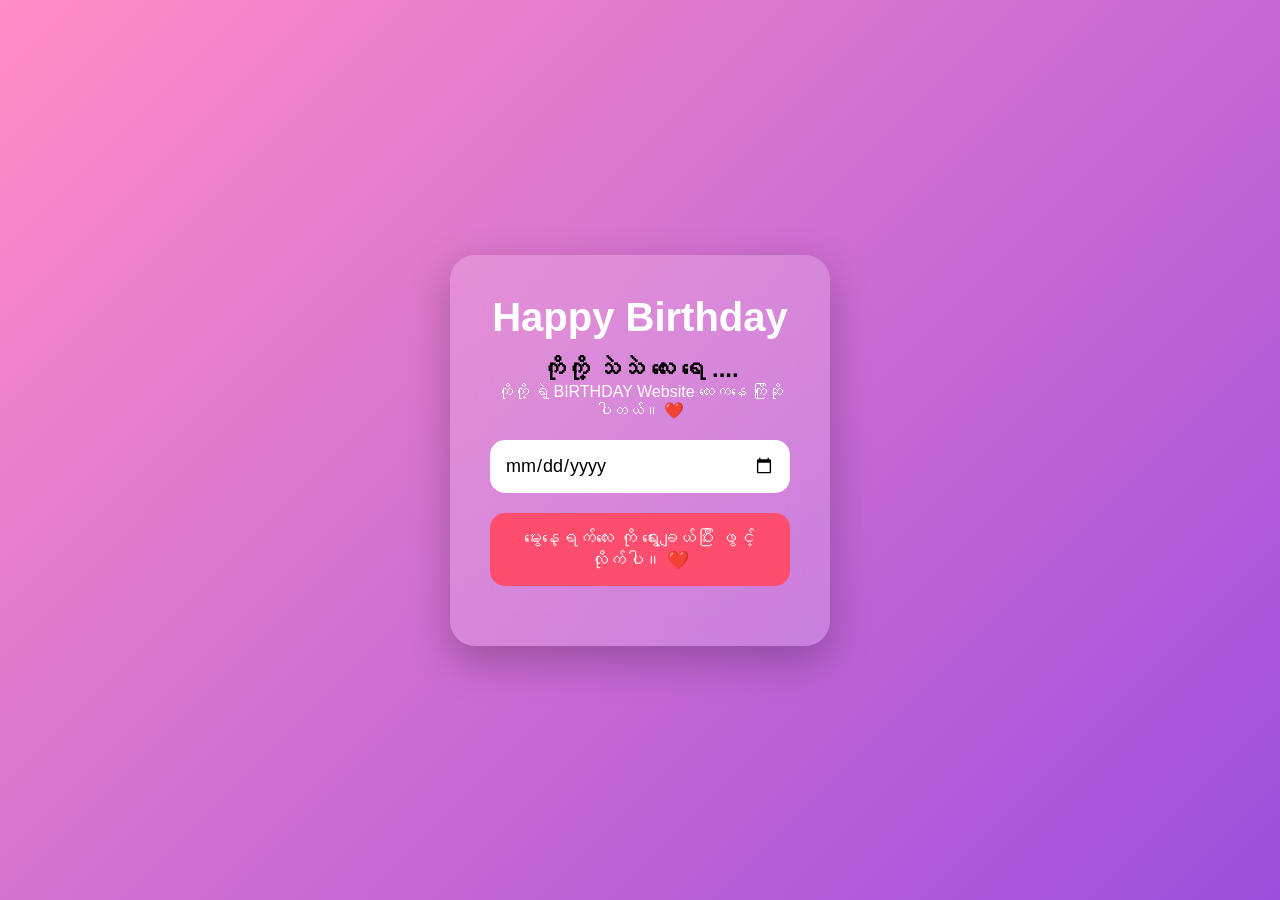
<file: index.html>
<!DOCTYPE html>
<html lang="en">

<head>

    <meta charset="UTF-8">

    <meta name="viewport"
          content="width=device-width, initial-scale=1.0">

    <title>Happy Birthday ❤️</title>

    <link rel="stylesheet"
          href="style.css">

</head>

<body>

    <div class="background">

        <div class="stars"></div>

        <div class="hearts"></div>

    </div>

    <div class="login-card">

        <h1>Happy Birthday</h1>
        <h2> ကိုကို့ သဲသဲ လေး ရေ ....</h2>

        <p>

            ကိုကို့ ရဲ့ BIRTHDAY Website လေးကနေ ကြိုဆို ပါတယ်။ ❤️

        </p>

        <input

               id="birthday"

               type="date">

        <button id="loginBtn">

            မွေးနေ့ရက်လေး ကို ရွေးချယ်ပြီး ဖွင့် လိုက်ပါ။ ❤️

        </button>

        <p id="error"></p>

    </div>

<script src="script.js"></script>

</body>

</html>
</file>
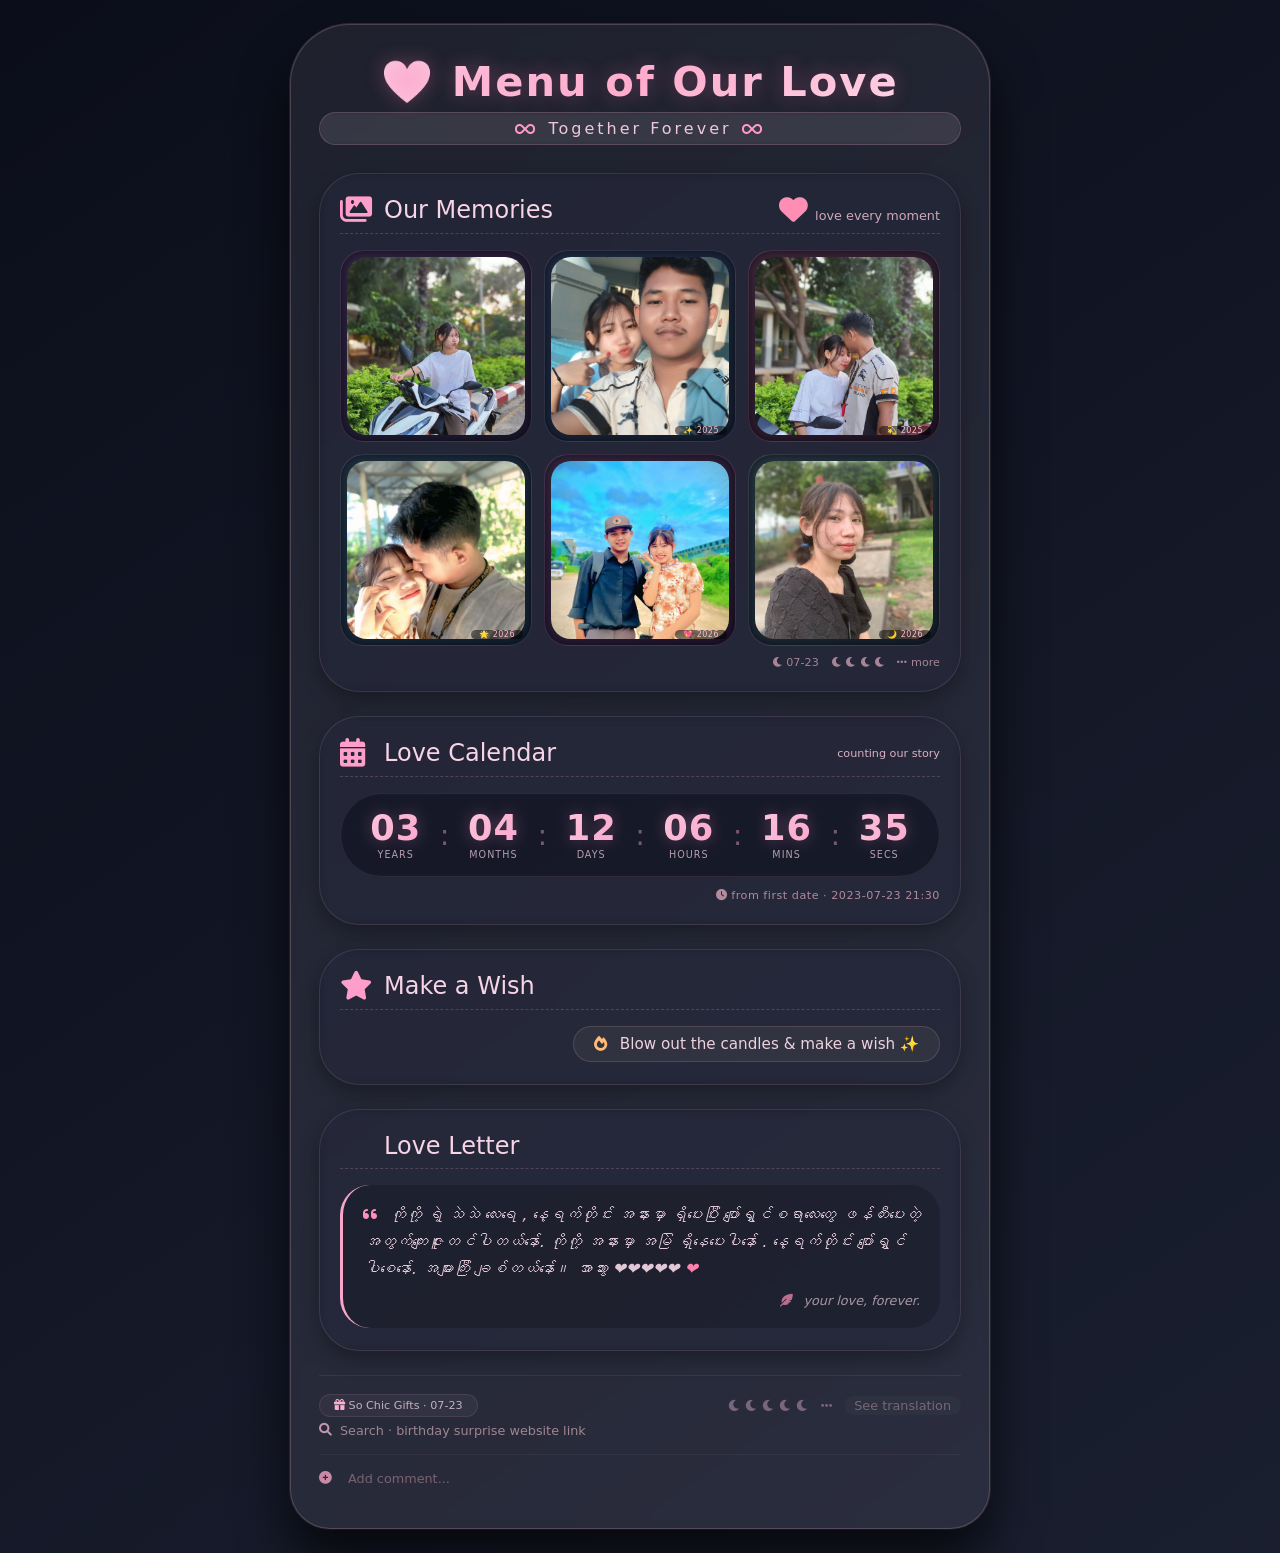
<file: menu.html>
<!DOCTYPE html>
<html lang="en">
<head>
  <meta charset="UTF-8" />
  <meta name="viewport" content="width=device-width, initial-scale=1.0" />
  <title>💙 Menu of Our Love · Together Forever</title>
  <!-- Font Awesome for icons (optional but used for stars, candles, etc.) -->
  <link rel="stylesheet" href="https://cdnjs.cloudflare.com/ajax/libs/font-awesome/6.0.0-beta3/css/all.min.css" />
  <style>
    * {
      margin: 0;
      padding: 0;
      box-sizing: border-box;
      font-family: 'Segoe UI', 'Poppins', system-ui, sans-serif;
    }

    body {
      background: linear-gradient(145deg, #0b0e1a 0%, #1a1f30 100%);
      min-height: 100vh;
      display: flex;
      justify-content: center;
      align-items: center;
      padding: 24px 16px;
    }

    .card {
      max-width: 700px;
      width: 100%;
      background: rgba(255, 240, 245, 0.08);
      backdrop-filter: blur(4px);
      -webkit-backdrop-filter: blur(4px);
      border-radius: 60px 60px 40px 40px;
      padding: 32px 28px 42px;
      box-shadow: 0 30px 50px rgba(0, 0, 0, 0.7), 0 0 0 1px rgba(255, 215, 235, 0.15);
      border: 1px solid rgba(255, 200, 220, 0.2);
      transition: 0.3s ease;
    }

    /* header */
    .menu-title {
      text-align: center;
      margin-bottom: 28px;
    }

    .menu-title h1 {
      font-size: 2.6rem;
      font-weight: 600;
      letter-spacing: 2px;
      background: linear-gradient(135deg, #f9d0e3, #ffb3d1, #fce6f0);
      -webkit-background-clip: text;
      background-clip: text;
      color: transparent;
      text-shadow: 0 0 20px rgba(255, 120, 180, 0.3);
    }

    .menu-title .sub {
      display: flex;
      justify-content: center;
      align-items: center;
      gap: 10px;
      margin-top: 6px;
      color: #f0c8dc;
      font-size: 1rem;
      font-weight: 300;
      letter-spacing: 3px;
      background: rgba(255, 255, 255, 0.03);
      padding: 6px 18px;
      border-radius: 40px;
      backdrop-filter: blur(2px);
      border: 1px solid rgba(255, 180, 210, 0.2);
    }

    .sub i {
      color: #ff99c8;
    }

    /* section cards */
    .section {
      background: rgba(20, 25, 45, 0.5);
      backdrop-filter: blur(6px);
      -webkit-backdrop-filter: blur(6px);
      border-radius: 40px;
      padding: 22px 20px;
      margin-bottom: 24px;
      border: 1px solid rgba(255, 200, 230, 0.12);
      box-shadow: 0 8px 20px rgba(0, 0, 0, 0.3);
      transition: 0.2s;
    }

    .section:hover {
      border-color: rgba(255, 170, 210, 0.3);
      background: rgba(30, 35, 60, 0.5);
    }

    .section-header {
      display: flex;
      align-items: center;
      gap: 12px;
      font-size: 1.5rem;
      font-weight: 500;
      color: #f7d4e6;
      margin-bottom: 16px;
      border-bottom: 1px dashed rgba(255, 180, 210, 0.2);
      padding-bottom: 8px;
    }

    .section-header i {
      color: #ff9ecb;
      font-size: 1.8rem;
      width: 2rem;
    }

    /* ----- Our Memories (photo grid) ----- */
    .photo-grid {
      display: grid;
      grid-template-columns: repeat(3, 1fr);
      gap: 12px;
    }

    .photo-item {
      aspect-ratio: 1 / 1;
      background: linear-gradient(145deg, #282f4a, #1c2238);
      border-radius: 24px;
      display: flex;
      flex-direction: column;
      align-items: center;
      justify-content: center;
      border: 1px solid rgba(255, 200, 230, 0.1);
      box-shadow: inset 0 0 10px rgba(0,0,0,0.6);
      transition: 0.2s;
      color: #baa3b5;
      font-size: 0.75rem;
      font-weight: 300;
      padding: 6px;
      text-align: center;
      position: relative;
      overflow: hidden;
    }

    .photo-item i {
      font-size: 2.4rem;
      color: #f7b0d0;
      margin-bottom: 4px;
      filter: drop-shadow(0 0 6px #ff88bb55);
    }

    .photo-item span {
      background: rgba(0,0,0,0.4);
      padding: 2px 10px;
      border-radius: 30px;
      backdrop-filter: blur(2px);
      font-size: 0.7rem;
      color: #f0dae3;
    }

    .photo-item .photo-label {
      position: absolute;
      bottom: 6px;
      right: 8px;
      background: rgba(0,0,0,0.5);
      padding: 0 8px;
      border-radius: 20px;
      font-size: 0.5rem;
      color: #ffb7d0;
      letter-spacing: 0.5px;
    }

    /* photo placeholders with emoji/icon */
    .photo-item:nth-child(1) { background: linear-gradient(145deg, #2e2340, #19162b); }
    .photo-item:nth-child(2) { background: linear-gradient(145deg, #1f2a40, #141d30); }
    .photo-item:nth-child(3) { background: linear-gradient(145deg, #3d263a, #1f1426); }
    .photo-item:nth-child(4) { background: linear-gradient(145deg, #1f2f3f, #121f2f); }
    .photo-item:nth-child(5) { background: linear-gradient(145deg, #34263f, #1e142b); }
    .photo-item:nth-child(6) { background: linear-gradient(145deg, #25353f, #141e2b); }

    /* Love Calendar */
    .calendar-display {
      display: flex;
      flex-wrap: wrap;
      justify-content: center;
      gap: 12px 16px;
      background: rgba(0,0,0,0.2);
      border-radius: 50px;
      padding: 16px 12px;
      backdrop-filter: blur(4px);
      border: 1px solid rgba(255, 180, 210, 0.1);
    }

    .time-unit {
      display: flex;
      flex-direction: column;
      align-items: center;
      min-width: 56px;
    }

    .time-unit .number {
      font-size: 2.2rem;
      font-weight: 600;
      background: linear-gradient(135deg, #fbcbdf, #faaacd);
      -webkit-background-clip: text;
      background-clip: text;
      color: transparent;
      line-height: 1;
      letter-spacing: 1px;
      text-shadow: 0 0 15px #ff99cc55;
    }

    .time-unit .label {
      font-size: 0.6rem;
      text-transform: uppercase;
      letter-spacing: 1px;
      color: #b89fae;
      margin-top: 4px;
    }

    .calendar-separator {
      color: #775a6b;
      font-size: 1.8rem;
      font-weight: 100;
      display: flex;
      align-items: center;
    }

    /* Make a Wish */
    .wish-area {
      display: flex;
      align-items: center;
      justify-content: space-between;
      flex-wrap: wrap;
      gap: 12px;
    }

    .wish-area .candle-icon {
      font-size: 2.2rem;
      color: #f7c26b;
      filter: drop-shadow(0 0 8px #f7b84d77);
      display: flex;
      gap: 6px;
    }

    .wish-area .wish-text {
      background: rgba(255, 215, 200, 0.06);
      padding: 8px 20px;
      border-radius: 60px;
      border: 1px solid rgba(255, 210, 190, 0.15);
      color: #eed3df;
      font-weight: 300;
      font-size: 0.95rem;
    }

    .wish-area .wish-text i {
      margin-right: 8px;
      color: #ffbb77;
    }

    /* Love Letter */
    .letter-preview {
      background: rgba(0,0,0,0.2);
      border-radius: 30px;
      padding: 16px 20px;
      border-left: 3px solid #f7a6c9;
      color: #e2c8d6;
      font-style: italic;
      font-weight: 300;
      line-height: 1.7;
      position: relative;
    }

    .letter-preview i {
      color: #ff90bb;
      margin-right: 6px;
    }

    .letter-preview .heart-sign {
      color: #ff80aa;
    }

    .footer-meta {
      display: flex;
      justify-content: space-between;
      align-items: center;
      margin-top: 20px;
      color: #78677a;
      font-size: 0.8rem;
      border-top: 1px solid rgba(255, 200, 230, 0.08);
      padding-top: 18px;
      flex-wrap: wrap;
      gap: 6px 12px;
    }

    .footer-meta .gift-tag {
      background: rgba(255, 200, 220, 0.05);
      padding: 4px 14px;
      border-radius: 40px;
      border: 1px solid rgba(255, 180, 210, 0.1);
      font-size: 0.7rem;
      color: #c6aebd;
    }

    .footer-meta .gift-tag i {
      color: #f7b0d0;
    }

    .comment-section {
      display: flex;
      align-items: center;
      gap: 8px;
      color: #9f8593;
      font-size: 0.8rem;
    }

    .comment-section i {
      color: #c697b0;
    }

    /* responsiveness */
    @media (max-width: 500px) {
      .card { padding: 24px 16px; }
      .menu-title h1 { font-size: 2.2rem; }
      .photo-grid { grid-template-columns: repeat(2, 1fr); }
      .time-unit .number { font-size: 1.8rem; }
      .calendar-separator { font-size: 1.2rem; }
      .wish-area { flex-direction: column; align-items: flex-start; }
    }
  </style>
</head>
<body>
<div class="card">

  <!-- Menu Header -->
  <div class="menu-title">
    <h1>💙 Menu of Our Love</h1>
    <div class="sub"><i class="fas fa-infinity"></i> Together Forever <i class="fas fa-infinity"></i></div>
  </div>

  <!-- Our Memories -->
  <div class="section">
    <div class="section-header">
      <i class="fas fa-images"></i> Our Memories
      <span style="margin-left: auto; font-size: 0.8rem; color: #cfa8bc;"><i class="fas fa-heart" style="color: #ff8eb5;"></i> love every moment</span>
    </div>
    <div class="photo-grid">
      <div class="photo-item">
         <image src="images/t6.jpg" alt="Memory 1" style="width: 100%; height: 100%; object-fit: cover; border-radius: 20px;">
        
        </div>
      <div class="photo-item"><image src="images/t1.jpg" alt="Memory 1" style="width: 100%; height: 100%; object-fit: cover; border-radius: 20px;"></image><div class="photo-label">✨ 2025</div></div>
      <div class="photo-item"><image src="images/t2.jpg" alt="Memory 1" style="width: 100%; height: 100%; object-fit: cover; border-radius: 20px;"></image><div class="photo-label">💫 2025</div></div>
      <div class="photo-item"><image src="images/t3.jpg" alt="Memory 1" style="width: 100%; height: 100%; object-fit: cover; border-radius: 20px;"></image><div class="photo-label">🌟 2026</div></div>
      <div class="photo-item"><image src="images/t4.jpg" alt="Memory 1" style="width: 100%; height: 100%; object-fit: cover; border-radius: 20px;"></image><div class="photo-label">💖 2026</div></div>
      <div class="photo-item"><image src="images/t5.jpg" alt="Memory 1" style="width: 100%; height: 100%; object-fit: cover; border-radius: 20px;"></image><div class="photo-label">🌙 2026</div></div>
    </div>
    <div style="display: flex; justify-content: flex-end; margin-top: 10px; color: #a58596; font-size: 0.7rem; gap: 12px;">
      <span><i class="fas fa-moon"></i> 07-23</span>
      <span><i class="fas fa-moon"></i> <i class="fas fa-moon"></i> <i class="fas fa-moon"></i> <i class="fas fa-moon"></i></span>
      <span><i class="fas fa-ellipsis-h"></i> more</span>
    </div>
  </div>

  <!-- Love Calendar (live count) -->
  <div class="section">
    <div class="section-header">
      <i class="fas fa-calendar-alt"></i> Love Calendar
      <span style="margin-left: auto; font-size: 0.7rem; color: #dbb2c5;">counting our story</span>
    </div>
    <div class="calendar-display" id="loveCalendar">
      <!-- dynamic content via JS -->
      <div class="time-unit"><span class="number" id="years">00</span><span class="label">Years</span></div>
      <div class="calendar-separator">:</div>
      <div class="time-unit"><span class="number" id="months">00</span><span class="label">Months</span></div>
      <div class="calendar-separator">:</div>
      <div class="time-unit"><span class="number" id="days">00</span><span class="label">Days</span></div>
      <div class="calendar-separator">:</div>
      <div class="time-unit"><span class="number" id="hours">00</span><span class="label">Hours</span></div>
      <div class="calendar-separator">:</div>
      <div class="time-unit"><span class="number" id="minutes">00</span><span class="label">Mins</span></div>
      <div class="calendar-separator">:</div>
      <div class="time-unit"><span class="number" id="seconds">00</span><span class="label">Secs</span></div>
    </div>
    <div style="text-align: right; margin-top: 12px; color: #b28b9c; font-size: 0.7rem; letter-spacing: 0.5px;">
      <i class="fas fa-clock"></i> from first date · 2023-07-23 21:30
    </div>
  </div>

  <!-- Make a Wish -->
  <div class="section">
    <div class="section-header">
      <i class="fas fa-star"></i> Make a Wish
    </div>
    <div class="wish-area">
      <div class="candle-icon">
        <i class="fas fa-candle-holder"></i>
        <i class="fas fa-candle-holder"></i>
        <i class="fas fa-candle-holder"></i>
        <i class="fas fa-candle-holder"></i>
        <i class="fas fa-candle-holder"></i>
      </div>
      <div class="wish-text">
        <i class="fas fa-fire"></i> Blow out the candles & make a wish ✨
      </div>
    </div>
  </div>

  <!-- Love Letter -->
  <div class="section">
    <div class="section-header">
      <i class="fas fa-envelope-open-heart"></i> Love Letter
    </div>
    <div class="letter-preview">
      <i class="fas fa-quote-left"></i> ကိုကို့ ရဲ့ သဲသဲ လေးရေ , နေ့ရက်တိုင်း အနားမှာ ရှိပေးပြီး ပျော်ရွှင်စရာလေးတွေ ဖန်တီးပေးတဲ့ အတွက်ကျေးဇူးတင်ပါတယ်နော်. 
       ကိုကို့ အနားမှာ အမြဲ ရှိနေပေးပါနော် . နေ့ရက်တိုင်း ပျော်ရွှင် ပါစေနော်. အများကြီး ချစ်တယ်နော်။ အာဘွားး ❤️❤️❤️❤️❤️
      <span class="heart-sign">❤️</span> 
      <span style="display: block; margin-top: 8px; text-align: right; font-size: 0.8rem; opacity: 0.7;">
        <i class="fas fa-feather-alt"></i> your love, forever.
      </span>
    </div>
  </div>

  <!-- footer: gifts, translation, comment -->
  <div class="footer-meta">
    <div class="gift-tag"><i class="fas fa-gift"></i> So Chic Gifts · 07-23</div>
    <div style="display: flex; gap: 12px; align-items: center;">
      <span><i class="fas fa-moon"></i> <i class="fas fa-moon"></i> <i class="fas fa-moon"></i> <i class="fas fa-moon"></i> <i class="fas fa-moon"></i></span>
      <span><i class="fas fa-ellipsis-h"></i></span>
      <span style="background: rgba(255,255,255,0.02); padding: 2px 10px; border-radius: 40px;">See translation</span>
    </div>
    <div class="comment-section">
      <i class="fas fa-search"></i> Search · birthday surprise website link
    </div>
  </div>
  <div style="display: flex; align-items: center; gap: 16px; margin-top: 16px; color: #7a6272; font-size: 0.8rem; border-top: 1px solid rgba(255, 200, 230, 0.05); padding-top: 16px;">
    <i class="fas fa-plus-circle" style="color: #c98aa8;"></i> Add comment...
  </div>
</div>

<script>
  (function() {
    // FIRST DATE: July 23, 2023, 21:30 (same as "07-23" in design)
    const firstDate = new Date(2023, 6, 23, 21, 30, 0); // month is 0-index: July = 6

    function updateCalendar() {
      const now = new Date();
      let diffSeconds = Math.floor((now - firstDate) / 1000);
      if (diffSeconds < 0) diffSeconds = 0;

      const years = Math.floor(diffSeconds / (365.25 * 24 * 60 * 60));
      const remainingAfterYears = diffSeconds % (365.25 * 24 * 60 * 60);
      const months = Math.floor(remainingAfterYears / (30.44 * 24 * 60 * 60));
      const remainingAfterMonths = remainingAfterYears % (30.44 * 24 * 60 * 60);
      const days = Math.floor(remainingAfterMonths / (24 * 60 * 60));
      const remainingAfterDays = remainingAfterMonths % (24 * 60 * 60);
      const hours = Math.floor(remainingAfterDays / (60 * 60));
      const remainingAfterHours = remainingAfterDays % (60 * 60);
      const minutes = Math.floor(remainingAfterHours / 60);
      const seconds = Math.floor(remainingAfterHours % 60);

      // pad with leading zeros
      document.getElementById('years').textContent = String(years).padStart(2, '0');
      document.getElementById('months').textContent = String(months).padStart(2, '0');
      document.getElementById('days').textContent = String(days).padStart(2, '0');
      document.getElementById('hours').textContent = String(hours).padStart(2, '0');
      document.getElementById('minutes').textContent = String(minutes).padStart(2, '0');
      document.getElementById('seconds').textContent = String(seconds).padStart(2, '0');
    }

    // update immediately and every second
    updateCalendar();
    setInterval(updateCalendar, 1000);
  })();
</script>

<!-- subtle extra: add translation note (already in footer) -->
</body>
</html>
</file>
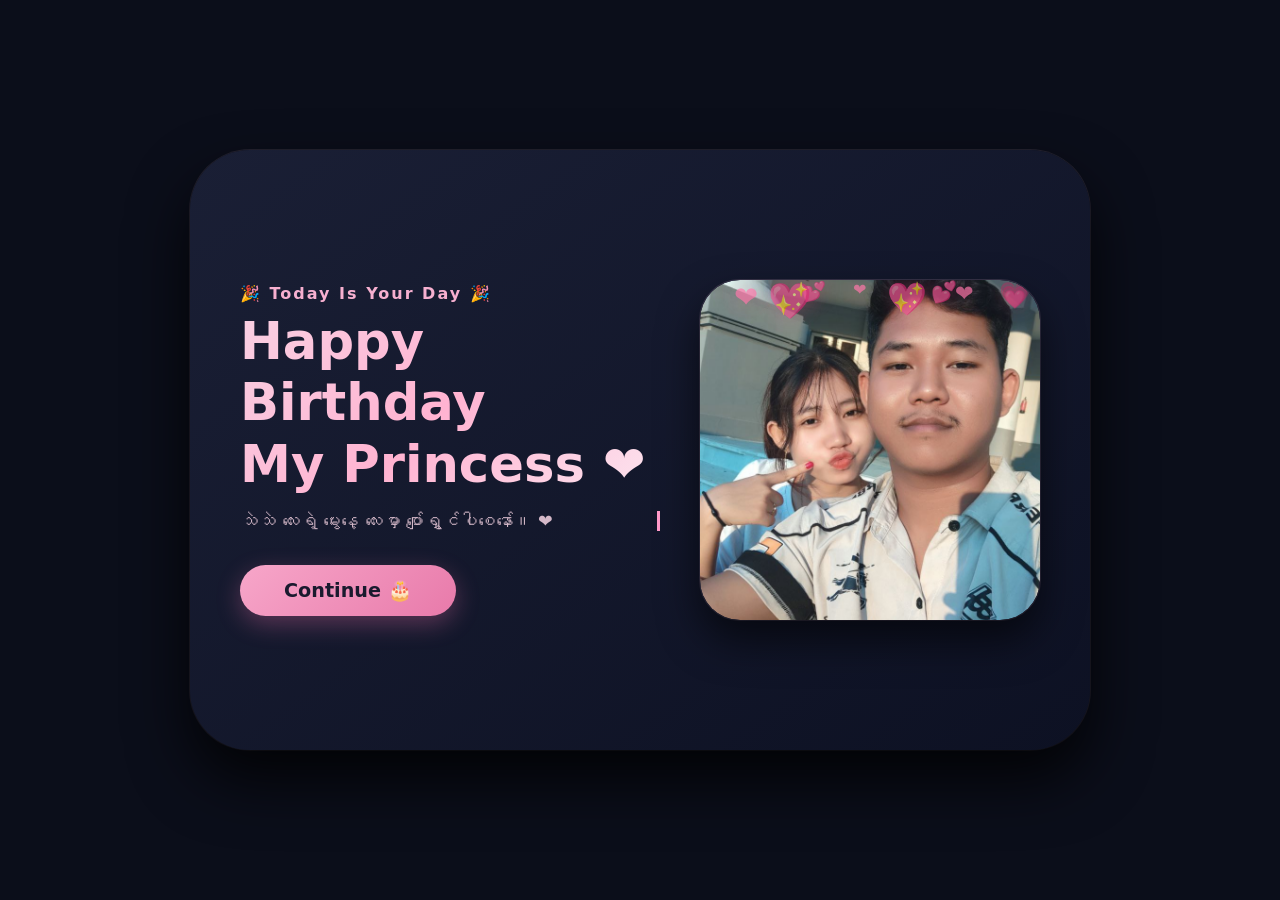
<file: welcome.html>
<!DOCTYPE html>
<html lang="en">

<head>
    <meta charset="UTF-8">
    <meta name="viewport" content="width=device-width, initial-scale=1.0">
    <title>Happy Birthday ❤️</title>
    <style>
        /* ===== RESET & BASE ===== */
        * {
            margin: 0;
            padding: 0;
            box-sizing: border-box;
            font-family: 'Segoe UI', 'Poppins', system-ui, sans-serif;
        }

        body {
            min-height: 100vh;
            background: #0b0e1a;
            display: flex;
            justify-content: center;
            align-items: center;
            padding: 20px;
        }

        /* ===== WELCOME PAGE ===== */
        .welcome-page {
            position: relative;
            width: 100%;
            max-width: 900px;
            min-height: 600px;
            border-radius: 60px;
            overflow: hidden;
            background: linear-gradient(145deg, #1a1f35, #0d1123);
            box-shadow: 0 30px 60px rgba(0, 0, 0, 0.8), 0 0 0 1px rgba(255, 200, 230, 0.1);
            display: flex;
            align-items: center;
            padding: 40px 50px;
            gap: 40px;
            flex-wrap: wrap;
        }

        /* ===== LEFT CONTENT ===== */
        .content {
            flex: 1;
            min-width: 280px;
            z-index: 2;
            position: relative;
        }

        .small {
            color: #f7b0d0;
            font-size: 1rem;
            letter-spacing: 2px;
            margin-bottom: 8px;
        }

        .title {
            font-size: 3.2rem;
            font-weight: 700;
            background: linear-gradient(135deg, #f9d0e3, #ffb3d1, #fce6f0);
            -webkit-background-clip: text;
            background-clip: text;
            color: transparent;
            line-height: 1.2;
            margin-bottom: 16px;
        }

        .typing {
            color: #d4b8c8;
            font-size: 1.1rem;
            font-weight: 300;
            border-right: 3px solid #ff99c8;
            padding-right: 8px;
            display: inline-block;
            white-space: nowrap;
            overflow: hidden;
            animation: typing 3s steps(40) 1s forwards, blink 0.8s step-end infinite;
            width: 0;
            max-width: 100%;
        }

        @keyframes typing {
            from {
                width: 0;
            }
            to {
                width: 100%;
            }
        }

        @keyframes blink {
            0%,
            100% {
                border-color: #ff99c8;
            }
            50% {
                border-color: transparent;
            }
        }

        #continueBtn {
            margin-top: 30px;
            padding: 14px 44px;
            border: none;
            border-radius: 60px;
            font-size: 1.2rem;
            font-weight: 600;
            background: linear-gradient(135deg, #f7a6c9, #e87aaa);
            color: #1a1a2e;
            cursor: pointer;
            transition: 0.3s ease;
            box-shadow: 0 8px 24px rgba(255, 120, 180, 0.3);
        }

        #continueBtn:hover {
            transform: scale(1.05);
            box-shadow: 0 12px 32px rgba(255, 120, 180, 0.5);
        }

        /* ===== RIGHT PHOTO SLIDESHOW ===== */
        .photo-slideshow {
            flex: 1;
            min-width: 200px;
            max-width: 340px;
            height: 340px;
            border-radius: 40px;
            overflow: hidden;
            position: relative;
            box-shadow: 0 20px 40px rgba(0, 0, 0, 0.6), 0 0 0 1px rgba(255, 200, 230, 0.15);
        }

        .slideshow-container {
            width: 100%;
            height: 100%;
            position: relative;
        }

        .slide {
            position: absolute;
            top: 0;
            left: 0;
            width: 100%;
            height: 100%;
            opacity: 0;
            transition: opacity 1.2s ease-in-out;
            border-radius: 40px;
            overflow: hidden;
        }

        .slide.active {
            opacity: 1;
        }

        .slide img {
            width: 100%;
            height: 100%;
            object-fit: cover;
            display: block;
        }

        /* ===== FLOATING HEARTS ANIMATION (overlay) ===== */
        .hearts-overlay {
            position: absolute;
            top: 0;
            left: 0;
            width: 100%;
            height: 100%;
            pointer-events: none;
            z-index: 5;
            overflow: hidden;
            border-radius: 40px;
        }

        .heart-float {
            position: absolute;
            font-size: 1.5rem;
            color: #ff77aa;
            animation: floatHeart 6s infinite ease-in-out;
            opacity: 0.7;
            text-shadow: 0 0 20px rgba(255, 100, 150, 0.4);
        }

        .heart-float:nth-child(1) {
            left: 10%;
            animation-delay: 0s;
            font-size: 1.8rem;
        }
        .heart-float:nth-child(2) {
            left: 30%;
            animation-delay: 1.2s;
            font-size: 1.2rem;
        }
        .heart-float:nth-child(3) {
            left: 55%;
            animation-delay: 2.5s;
            font-size: 2rem;
        }
        .heart-float:nth-child(4) {
            left: 75%;
            animation-delay: 0.8s;
            font-size: 1.4rem;
        }
        .heart-float:nth-child(5) {
            left: 88%;
            animation-delay: 3.2s;
            font-size: 1.6rem;
        }
        .heart-float:nth-child(6) {
            left: 45%;
            animation-delay: 4s;
            font-size: 1rem;
        }
        .heart-float:nth-child(7) {
            left: 20%;
            animation-delay: 5s;
            font-size: 2.2rem;
        }
        .heart-float:nth-child(8) {
            left: 68%;
            animation-delay: 1.8s;
            font-size: 1.3rem;
        }

        @keyframes floatHeart {
            0% {
                transform: translateY(20px) scale(0.8) rotate(0deg);
                opacity: 0;
            }
            20% {
                opacity: 0.9;
            }
            80% {
                opacity: 0.9;
            }
            100% {
                transform: translateY(-320px) scale(1.2) rotate(20deg);
                opacity: 0;
            }
        }

        /* ===== RESPONSIVE ===== */
        @media (max-width: 700px) {
            .welcome-page {
                flex-direction: column;
                padding: 30px 24px;
                text-align: center;
                min-height: auto;
            }
            .title {
                font-size: 2.4rem;
            }
            .photo-slideshow {
                max-width: 100%;
                height: 280px;
                width: 100%;
            }
            .typing {
                white-space: normal;
                animation: none;
                border-right: none;
                width: 100%;
            }
            .hearts-overlay .heart-float {
                display: none;
            }
        }
    </style>
</head>

<body>

    <div class="welcome-page">

        <!-- ===== LEFT: TEXT CONTENT ===== -->
        <div class="content">
            <h3 class="small">🎉 Today Is Your Day 🎉</h3>
            <h1 class="title">
                Happy Birthday
                <br>
                My Princess ❤️
            </h1>
            <p class="typing">
                သဲသဲ လေးရဲ့ မွေးနေ့ လေးမှာ ပျော်ရွှင်ပါစေနော်။ ❤️
            </p>
            <button id="continueBtn">Continue 🎂</button>
        </div>

        <!-- ===== RIGHT: PHOTO SLIDESHOW ===== -->
        <div class="photo-slideshow">

            <div class="slideshow-container" id="slideshow">

                <!-- SLIDE 1 -->
                <div class="slide active">
                    <img src="images/t1.jpg" alt="Photo 1">
                </div>
                <!-- SLIDE 2 -->
                <div class="slide">
                    <img src="images/t2.jpg" alt="Photo 2">
                </div>
                <!-- SLIDE 3 -->
                <div class="slide">
                    <img src="images/t3.jpg" alt="Photo 3">
                </div>
                <!-- SLIDE 4 -->
                <div class="slide">
                    <img src="images/t4.jpg" alt="Photo 4">
                </div>
                <!-- SLIDE 5 -->
                <div class="slide">
                    <img src="images/t5.jpg" alt="Photo 5">
                </div>

            </div>

            <!-- ===== FLOATING HEARTS OVERLAY ===== -->
            <div class="hearts-overlay">
                <span class="heart-float">❤️</span>
                <span class="heart-float">💕</span>
                <span class="heart-float">💖</span>
                <span class="heart-float">❤️</span>
                <span class="heart-float">💗</span>
                <span class="heart-float">❤️</span>
                <span class="heart-float">💖</span>
                <span class="heart-float">💕</span>
            </div>

        </div>

    </div>

    <script>
        // ===== CONTINUE BUTTON =====
        document.getElementById("continueBtn").onclick = function() {
            window.location = "cake.html";
        }

        // ===== SLIDESHOW AUTOPLAY =====
        let currentSlide = 0;
        const slides = document.querySelectorAll('.slide');
        const totalSlides = slides.length;

        function nextSlide() {
            // remove active from current
            slides[currentSlide].classList.remove('active');
            // move to next
            currentSlide = (currentSlide + 1) % totalSlides;
            // add active to new
            slides[currentSlide].classList.add('active');
        }

        // change slide every 4 seconds
        setInterval(nextSlide, 4000);
    </script>

</body>

</html>
</file>
<file: style.css>
*{

margin:0;

padding:0;

box-sizing:border-box;

font-family:Arial,sans-serif;

}

body{

height:100vh;

display:flex;

justify-content:center;

align-items:center;

overflow:hidden;

background:linear-gradient(135deg,#ff8dc7,#9d4edd);

}

.background{

position:absolute;

width:100%;

height:100%;

overflow:hidden;

}

.login-card{

position:relative;

z-index:10;

width:380px;

padding:40px;

border-radius:25px;

background:rgba(255,255,255,.18);

backdrop-filter:blur(18px);

text-align:center;

box-shadow:0 15px 40px rgba(0,0,0,.25);

animation:fade 1.5s;

}

h1{

color:white;

margin-bottom:15px;

font-size:40px;

}

p{

color:white;

margin-bottom:20px;

}

input{

width:100%;

padding:15px;

border:none;

border-radius:15px;

margin-bottom:20px;

font-size:18px;

}

button{

width:100%;

padding:15px;

border:none;

cursor:pointer;

border-radius:15px;

font-size:18px;

background:#ff4d6d;

color:white;

transition:.4s;

}

button:hover{

transform:scale(1.05);

background:#ff1e56;

}

#error{

margin-top:20px;

color:yellow;

font-weight:bold;

}

@keyframes fade{

from{

opacity:0;

transform:translateY(40px);

}

to{

opacity:1;

transform:translateY(0);

}

}

.welcome-page{

width:100%;

height:100vh;

display:flex;

justify-content:center;

align-items:center;

background:linear-gradient(135deg,#ff9a9e,#fad0c4,#fad0c4);

overflow:hidden;

position:relative;

}

.overlay{

position:absolute;

width:100%;

height:100%;

background:rgba(255,255,255,.08);

backdrop-filter:blur(3px);

}

.content{

position:relative;

z-index:10;

text-align:center;

animation:fadeUp 2s;

}

.small{

font-size:25px;

color:white;

margin-bottom:20px;

}

.title{

font-size:70px;

color:white;

line-height:1.2;

text-shadow:0 5px 20px rgba(0,0,0,.3);

margin-bottom:30px;

}

.typing{

font-size:24px;

color:white;

margin-bottom:40px;

}

#continueBtn{

padding:18px 50px;

border:none;

border-radius:40px;

font-size:22px;

cursor:pointer;

background:#ff4d6d;

color:white;

transition:.3s;

}

#continueBtn:hover{

transform:scale(1.1);

box-shadow:0 10px 30px rgba(0,0,0,.3);

}

@keyframes fadeUp{

from{

opacity:0;

transform:translateY(80px);

}

to{

opacity:1;

transform:translateY(0);

}

}
</file>
